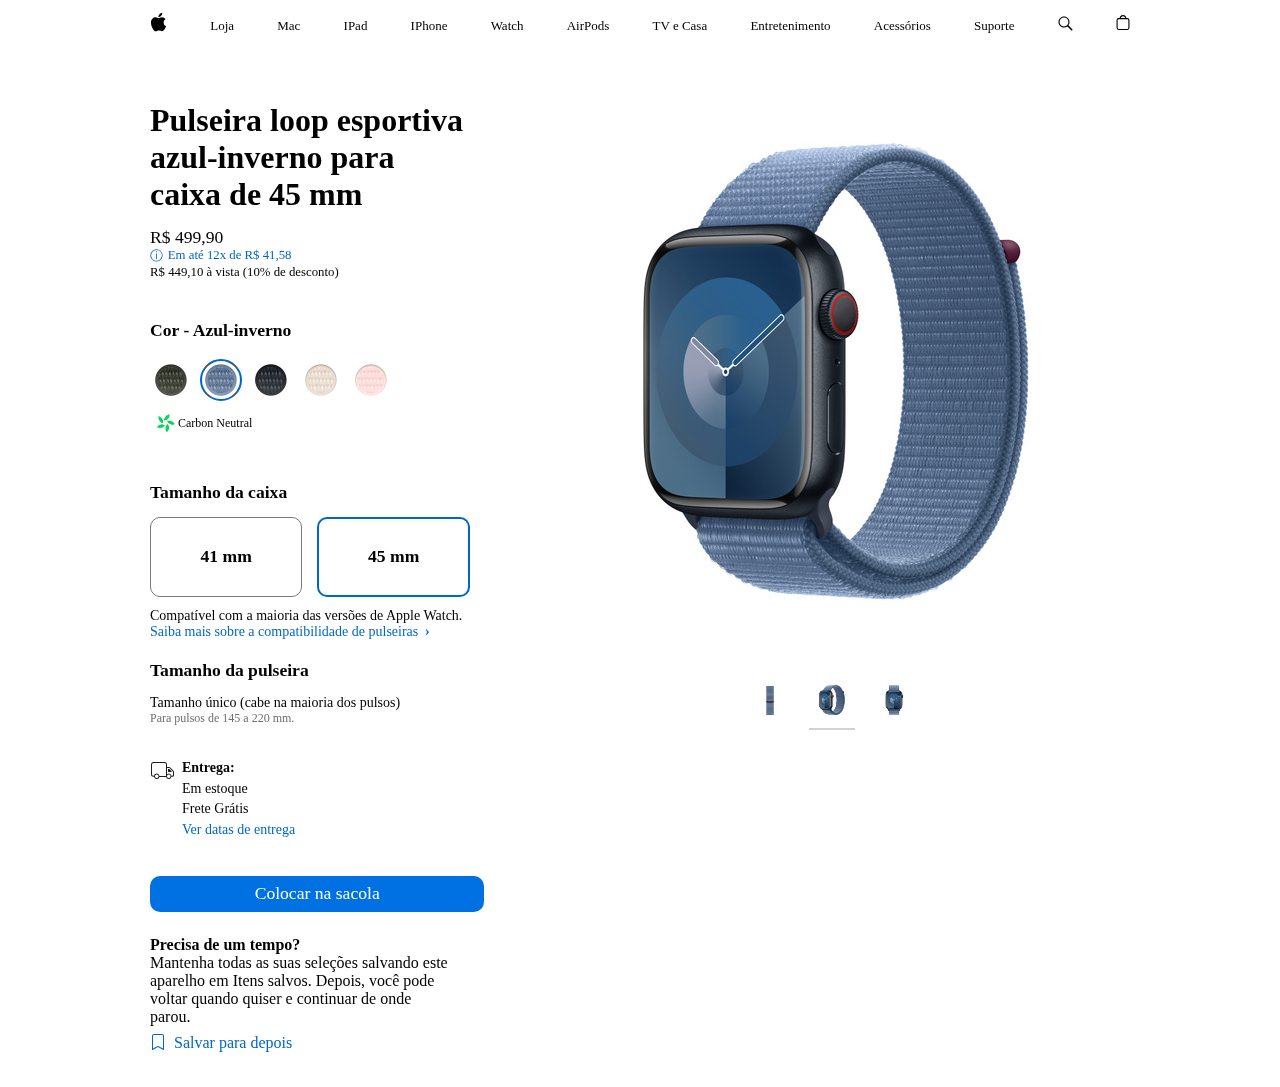
<file: Projeto Pagina de Venda/index.html>
<!DOCTYPE html>
<html lang="en">
  <head>
    <meta charset="UTF-8" />
    <meta name="viewport" content="width=device-width, initial-scale=1.0" />
    <title>Hashtag Watch</title>
    <link rel="stylesheet" href="./style.css" />
  </head>
  <body>
    <nav>
      <ul>
        <li>
          <svg
            height="48"
            viewBox="0 0 17 48"
            width="17"
            xmlns="http://www.w3.org/2000/svg">
            <path
              d="m15.5752 19.0792a4.2055 4.2055 0 0 0 -2.01 3.5376 4.0931 4.0931 0 0 0 2.4908 3.7542 9.7779 9.7779 0 0 1 -1.2755 2.6351c-.7941 1.1431-1.6244 2.2862-2.8878 2.2862s-1.5883-.734-3.0443-.734c-1.42 0-1.9252.7581-3.08.7581s-1.9611-1.0589-2.8876-2.3584a11.3987 11.3987 0 0 1 -1.9373-6.1487c0-3.61 2.3464-5.523 4.6566-5.523 1.2274 0 2.25.8062 3.02.8062.734 0 1.8771-.8543 3.2729-.8543a4.3778 4.3778 0 0 1 3.6822 1.841zm-6.8586-2.0456a1.3865 1.3865 0 0 1 -.2527-.024 1.6557 1.6557 0 0 1 -.0361-.337 4.0341 4.0341 0 0 1 1.0228-2.5148 4.1571 4.1571 0 0 1 2.7314-1.4078 1.7815 1.7815 0 0 1 .0361.373 4.1487 4.1487 0 0 1 -.9867 2.587 3.6039 3.6039 0 0 1 -2.5148 1.3236z"></path>
          </svg>
        </li>
        <li>Loja</li>
        <li>Mac</li>
        <li>IPad</li>
        <li>IPhone</li>
        <li>Watch</li>
        <li>AirPods</li>
        <li>TV e Casa</li>
        <li>Entretenimento</li>
        <li>Acessórios</li>
        <li>Suporte</li>
        <li>
          <svg
            xmlns="http://www.w3.org/2000/svg"
            width="15px"
            height="44px"
            viewBox="0 0 15 44">
            <path
              d="M14.298,27.202l-3.87-3.87c0.701-0.929,1.122-2.081,1.122-3.332c0-3.06-2.489-5.55-5.55-5.55c-3.06,0-5.55,2.49-5.55,5.55 c0,3.061,2.49,5.55,5.55,5.55c1.251,0,2.403-0.421,3.332-1.122l3.87,3.87c0.151,0.151,0.35,0.228,0.548,0.228 s0.396-0.076,0.548-0.228C14.601,27.995,14.601,27.505,14.298,27.202z M1.55,20c0-2.454,1.997-4.45,4.45-4.45 c2.454,0,4.45,1.997,4.45,4.45S8.454,24.45,6,24.45C3.546,24.45,1.55,22.454,1.55,20z"></path>
          </svg>
        </li>
        <li>
          <svg
            height="44"
            viewBox="0 0 14 44"
            width="14"
            xmlns="http://www.w3.org/2000/svg">
            <path
              d="m11.3535 16.0283h-1.0205a3.4229 3.4229 0 0 0 -3.333-2.9648 3.4229 3.4229 0 0 0 -3.333 2.9648h-1.02a2.1184 2.1184 0 0 0 -2.117 2.1162v7.7155a2.1186 2.1186 0 0 0 2.1162 2.1167h8.707a2.1186 2.1186 0 0 0 2.1168-2.1167v-7.7155a2.1184 2.1184 0 0 0 -2.1165-2.1162zm-4.3535-1.8652a2.3169 2.3169 0 0 1 2.2222 1.8652h-4.4444a2.3169 2.3169 0 0 1 2.2222-1.8652zm5.37 11.6969a1.0182 1.0182 0 0 1 -1.0166 1.0171h-8.7069a1.0182 1.0182 0 0 1 -1.0165-1.0171v-7.7155a1.0178 1.0178 0 0 1 1.0166-1.0166h8.707a1.0178 1.0178 0 0 1 1.0164 1.0166z"></path>
          </svg>
        </li>
      </ul>
    </nav>
    <main>
      <script src="./script.js" defer></script>
      <section id="produto">
        <div id="opcoes-produto">
          <h1 id="titulo-produto">Pulseira loop esportiva azul-inverno para caixa de 45 mm</h1>
          <div class="precos">
            <p id="preco">R$ 499,90</p>
            <span id="parcelas" class="link">
              <p>&#9432</p>
              <p>Em até 12x de R$ 41,58</p>
            </span>
            <p id="a-vista">R$ 449,10 à vista (10% de desconto)</p>
          </div>
          <div id="opcoes">
            <h2 id="nome-cor-selecionada">Cor - Azul-inverno</h2>
            <ul id="selecao-cores">
              <li><input type="radio" name="opcao-cor" id="0-cor" onclick="atualizarCorSelecionada()"><label for="0-cor"><img src="./imagens/opcoes-cores/verde-cipreste.jpeg" alt="" srcset=""></label></li>
              <li><input type="radio" name="opcao-cor" id="1-cor" onclick="atualizarCorSelecionada()" checked><label for="1-cor"><img src="./imagens/opcoes-cores/azul-inverno.jpeg" alt="" srcset=""></label></li>
              <li><input type="radio" name="opcao-cor" id="2-cor" onclick="atualizarCorSelecionada()"><label for="2-cor"><img src="./imagens/opcoes-cores/meia-noite.jpeg" alt="" srcset=""></label></li>
              <li><input type="radio" name="opcao-cor" id="3-cor" onclick="atualizarCorSelecionada()"><label for="3-cor"><img src="./imagens/opcoes-cores/estelar.jpeg" alt="" srcset=""></label></li>
              <li><input type="radio" name="opcao-cor" id="4-cor" onclick="atualizarCorSelecionada()"><label for="4-cor"><img src="./imagens/opcoes-cores/rosa-claro.jpeg" alt="" srcset=""></label></li>
            </ul>
            <div id="selo-carbono">
              <img src="./imagens/outros-recursos/neutralidade-c.jpeg" alt="">
              <p>Carbon Neutral</p>
            </div>
            <div id="tamanho-caixa">
              <h2>Tamanho da caixa</h2>
              <div id="opcoes-tamanho">
                <input type="radio" name="opcao-tamanho" id="0-tamanho" onclick="atualizarTamanho()">
                <label for="0-tamanho">41 mm</label>
                <input type="radio" name="opcao-tamanho" id="1-tamanho" onclick="atualizarTamanho()" checked>
                <label for="1-tamanho">45 mm</label>
              </div>
              <div id='disclaimer'>
                <p>Compatível com a maioria das versões de Apple Watch.
                </p>
                <p id='saiba-mais' class="link">Saiba mais sobre a compatibilidade de pulseiras <b>&#8250;</b>
                </p>
              </div>
              <div id="info-extra">
                <h2>Tamanho da pulseira
                </h2>
                <p id="info-principal">Tamanho único (cabe na maioria dos pulsos)
                </p>
                <p id="info-secundaria">Para pulsos de 145 a 220 mm.
                </p>
              </div>
            </div>
            <div id="entrega">
              <div id="icone">
                <svg viewBox="0 0 25 25" class="as-svgicon as-svgicon-boxtruck as-svgicon-reduced as-svgicon-boxtruckreduced" role="img" aria-hidden="true" width="25px" height="25px"><path fill="none" d="M0 0h25v25H0z"></path><path fill="#1d1d1f" d="m23.482 12.847-2.92-3.209A1.947 1.947 0 0 0 18.985 9H17V6.495a2.5 2.5 0 0 0-2.5-2.5h-11a2.5 2.5 0 0 0-2.5 2.5v9.75a2.5 2.5 0 0 0 2.5 2.5h.548A2.746 2.746 0 0 0 6.75 21.02 2.618 2.618 0 0 0 9.422 19h6.681a2.744 2.744 0 0 0 5.347-.23h.735A1.656 1.656 0 0 0 24 16.98v-2.808a1.937 1.937 0 0 0-.518-1.325ZM8.426 18.745a1.74 1.74 0 0 1-3.352 0 1.577 1.577 0 0 1 .015-1 1.738 1.738 0 0 1 3.322 0 1.578 1.578 0 0 1 .015 1ZM9.447 18a2.726 2.726 0 0 0-5.394-.255H3.5a1.502 1.502 0 0 1-1.5-1.5v-9.75a1.502 1.502 0 0 1 1.5-1.5h11a1.502 1.502 0 0 1 1.5 1.5V18Zm10.972.77a1.738 1.738 0 0 1-3.337 0 1.573 1.573 0 0 1 0-1 1.742 1.742 0 1 1 3.337 1ZM23 16.98c0 .569-.229.79-.815.79h-.735A2.73 2.73 0 0 0 17 16.165V10h1.986a.976.976 0 0 1 .838.314l2.927 3.214a.95.95 0 0 1 .249.644Zm-1.324-3.36a.512.512 0 0 1 .174.38h-3.306a.499.499 0 0 1-.544-.528V11h1.073a.76.76 0 0 1 .594.268Z"></path></svg>
              </div>
              <div id="informacoes-entrega">
                <span>Entrega:</span>
                <p id="disponibilidade">Em estoque</p>
                <p id="valor-frete">Frete Grátis</p>
                <p id="tempo-entrega" class="link">Ver datas de entrega</p>
              </div>
            </div>
            <div id="comprar">
              <button id="adicionar-a-sacola">Colocar na sacola</button>
              <div id="comprar-depois">
                <span>Precisa de um tempo?</span>
                <p>Mantenha todas as suas seleções salvando este aparelho em Itens salvos. Depois, você pode voltar quando quiser e continuar de onde parou.</p>
                <p class="link" id="salvar-depois"><svg xmlns="http://www.w3.org/2000/svg" width="16" height="16" fill="currentColor" class="bi bi-bookmark" viewBox="0 0 16 16">
                  <path d="M2 2a2 2 0 0 1 2-2h8a2 2 0 0 1 2 2v13.5a.5.5 0 0 1-.777.416L8 13.101l-5.223 2.815A.5.5 0 0 1 2 15.5zm2-1a1 1 0 0 0-1 1v12.566l4.723-2.482a.5.5 0 0 1 .554 0L13 14.566V2a1 1 0 0 0-1-1z"/>
                </svg> Salvar para depois</p>
              </div>
            </div>
          </div>
        </div>
        <div id="visualizacao">
          <img src="./imagens/opcoes-cores/imagens-azul-inverno/imagem-1.jpeg" alt="" id="imagem-visualizacao">
          <ul id="selecionar-imagem">
            <li><input type="radio" name="opcao-imagem" id="0-imagem" onclick="atualizarImagemSelecionada()"><label for="0-imagem"><img src="./imagens/opcoes-cores/imagens-azul-inverno/imagem-0.jpeg" alt="" srcset="" id="0-imagem-miniatura"></label></li>
            <li><input type="radio" name="opcao-imagem" id="1-imagem" onclick="atualizarImagemSelecionada()" checked><label for="1-imagem"><img src="./imagens/opcoes-cores/imagens-azul-inverno/imagem-1.jpeg" alt="" srcset="" id="1-imagem-miniatura"></label></li>
            <li><input type="radio" name="opcao-imagem" id="2-imagem" onclick="atualizarImagemSelecionada()"><label for="2-imagem"><img src="./imagens/opcoes-cores/imagens-azul-inverno/imagem-2.jpeg" alt="" srcset="" id="2-imagem-miniatura"></label></li>
          </ul>
        </div>
      </section>
      <section id="carbon-neutral"></section>
      <section id="informacoes"></section>
      <section id="compatibilidade"></section>
      <section id="outros"></section>
    </main>
  </body>
</html>
</file>
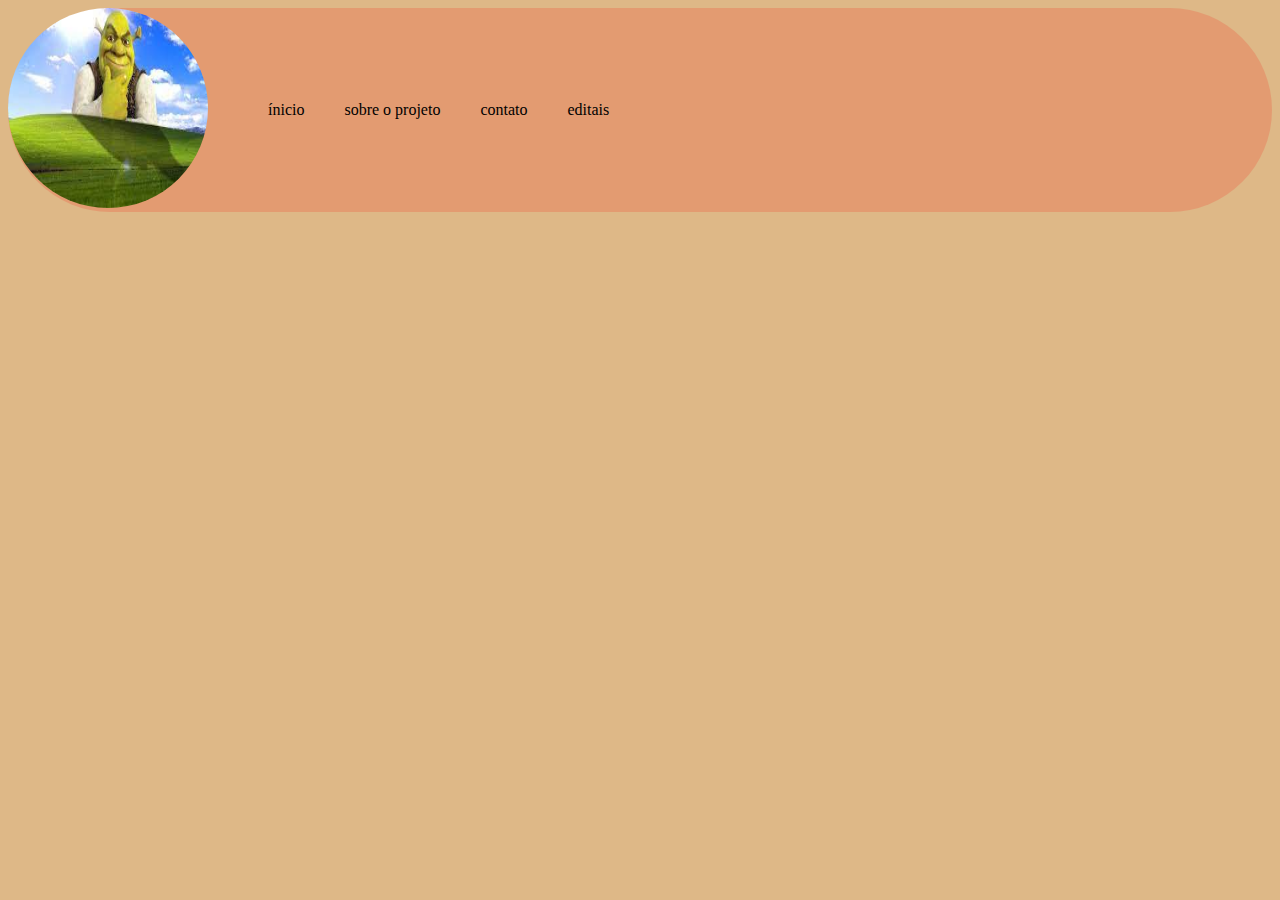
<file: site aula/index.html>
<!DOCTYPE html>
<html lang="pt - BR">
<head>
    <meta charset="UTF-8">
    <meta name="viewport" content="width=device-width, initial-scale=1.0">
    <title> pasta </title>
    <link rel="stylesheet" href="style.css">
</head>
<body>

    <header>
        <div>
            <nav>
                <div>
                    <img src="images.jpeg" alt=sherek">
                </div>
                <ul>
                    <li>ínicio</li>
                    <li>sobre o projeto</li>
                    <li>contato</li>
                    <li>editais</li>
                </ul>
            </nav>
        </div>
    </header>

</body>
</html>
</file>
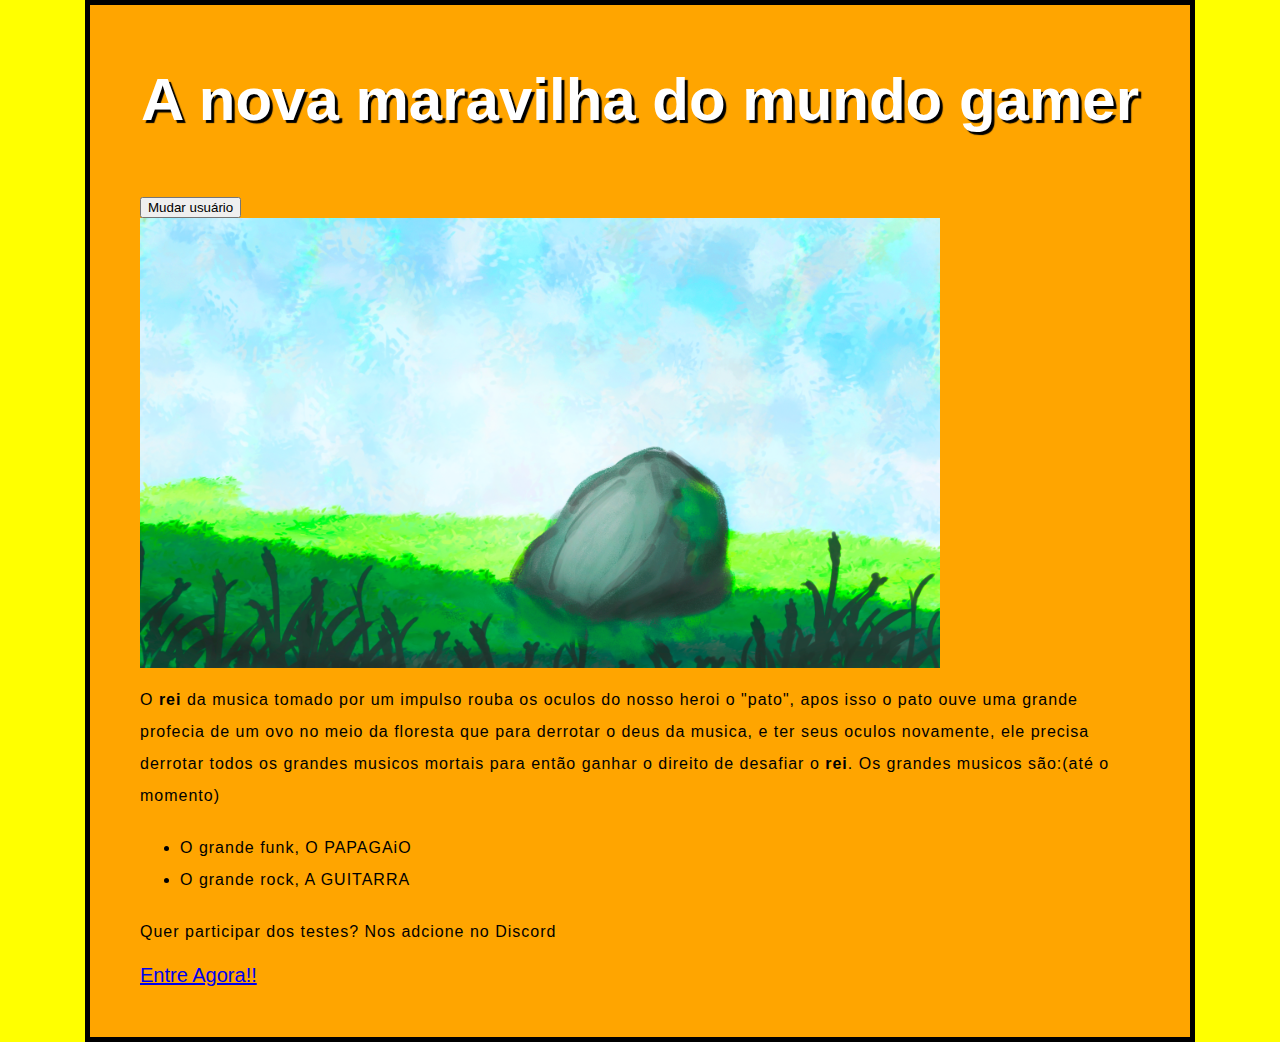
<file: teste site 2/index.html>
<!DOCTYPE html>
<html>

  <head>
    <link href="estilos/estilo.css" rel="stylesheet">
    <link href="https://fonts.google.com/specimen/Roboto+Mono" rel="stylesheet">
    <meta charset="utf-8">
    <title>O Pato</title>
  </head>

  <body>
    <h1>A nova maravilha do mundo gamer</h1>
    <button>Mudar usuário</button>
    <img src="images/pedra.png" alt="consept art de uma pedra literalmente.">
    <p> O <strong>rei</strong> da musica tomado por um impulso rouba os oculos do nosso heroi o "pato",
       apos isso o pato ouve uma grande 
      profecia de um ovo no meio da floresta que para derrotar o deus da musica, e ter seus oculos novamente, 
      ele precisa derrotar todos os grandes musicos mortais para então ganhar 
      o direito de desafiar o <strong>rei</strong>. Os grandes musicos são:(até o momento) </p>
    <ul> 
        <li>O grande funk, O PAPAGAiO</li>
        <li>O grande rock, A GUITARRA</li>
    </ul>
    <p>Quer participar dos testes?
      Nos adcione no Discord 
    </p>
    <a href="https://discord.gg/jNnJ2WqW">Entre Agora!!</a>

    <script src="scripts/main.js"></script>
  </body>
</html>
</file>
<file: Projeto Pagina de Venda/style.css>
@font-face {
  font-family: 'San Francisco';
  font-weight: 400;
  src: url('https://applesocial.s3.amazonaws.com/assets/styles/fonts/sanfrancisco/sanfranciscodisplay-regular-webfont.woff');
}

* {
  margin: 0;
  padding: 0;
  box-sizing: border-box;
  font-family: 'San Francisco';
  list-style-type: none;
}
:root {
  display: flex;
  flex-direction: column;
  align-items: center;
}

body {
  height: 100dvh;
}

nav {
  width: 61.25rem;
  & > ul {
    display: flex;
    width: 100%;
    justify-content: space-between;
    align-items: center;
    cursor: pointer;
    font-size: small;
  }
}

main {
  margin: 3.125rem auto;
  width: 61.25rem;
}

#produto {
  display: flex;
  & > #opcoes-produto {
    flex-grow: 0;
    flex-basis: 33.33333%;
  }
  & > #visualizacao {
    flex-grow: 0;
    flex-basis: 66.66666%;
  }
}

.link {
  color: #0066cc;
  cursor: pointer;
  &:hover {
    text-decoration: underline;
  }
}

#opcoes-produto {
  display: flex;
  flex-direction: column;
  & > h1 {
    width: 20rem;
    font-size: 2rem;
  }
}

.precos {
  margin: 0.875rem 0 0;
  padding: 0 0 0.625rem;
  font-size: 1.1rem;
  & > #parcelas {
    font-size: 0.8rem;
    color: #0066cc;
    display: flex;
    & :first-child {
      width: fit-content;
      margin-right: 0.3rem;
    }
    & p {
      width: fit-content;
    }
  }
  & #a-vista {
    font-size: 0.8rem;
  }
}

#opcoes {
  margin: 1.875rem 0 0;
  & h2 {
    font-size: 1.1rem;
  }
  & ul {
    display: flex;
    padding: 1.1rem 0 0 0;
    & li {
      margin: 0 0.5rem 0.5rem 0;
      & input {
        display: none;
      }
      & label {
        display: flex;
        justify-content: center;
        align-items: center;
        cursor: pointer;
        height: 2.625rem;
        width: 2.625rem;
        & > img {
          width: 2rem;
          mix-blend-mode: color;
        }
      }
      & input[type='radio']:checked + label {
        border-radius: 50%;
        border: 0.125rem solid #0066cc;
      }
    }
  }
}

#selo-carbono {
  display: flex;
  align-items: center;
  padding: 0.125rem 0 1rem 0.1875rem;
  & img {
    width: 1.5625rem;
  }
  & p {
    font-size: 0.75rem;
  }
}

#tamanho-caixa {
  margin-top: 1.875rem;
  & > div#opcoes-tamanho {
    display: flex;
    gap: 0.9375rem;
    & input {
      display: none;
    }
    & label {
      flex-basis: 50%;
      font-size: 1.1rem;
      font-weight: bold;
      height: 5rem;
      display: flex;
      justify-content: center;
      align-items: center;
      margin: 0.875rem 0 0;
      border: 0.00625rem solid #797979;
      border-radius: 0.625rem;
      cursor: pointer;
    }
    & input[type='radio']:checked + label {
      border: 0.125rem solid #0066cc;
    }
  }
}

#disclaimer {
  margin-top: 0.7rem;
  display: flex;
  flex-direction: column;
  font-size: 0.875rem;
  & > #saiba-mais {
    & > b {
      margin-left: 0.2rem;
    }
  }
}

#info-extra {
  padding-top: 1.25rem;
  display: flex;
  flex-direction: column;
  & > #info-principal {
    margin-top: 0.875rem;
    font-size: 0.875rem;
  }

  & > #info-secundaria {
    font-size: 0.75rem;
    color: #6e6e73;
  }
}

#entrega {
  padding: 2rem 0 0;
  font-size: 0.875rem;
  display: flex;
  position: relative;
  & > #icone {
    position: absolute;
    top: 2rem;
  }
  & #informacoes-entrega {
    line-height: 1.3rem;
    position: relative;
    left: 2rem;
    & > span {
      font-weight: bold;
    }
  }
}

#comprar {
  margin: 2.2rem 0;
  & > #adicionar-a-sacola {
    all: unset;
    cursor: pointer;
    width: 100%;
    text-align: center;
    font-size: 1.1rem;
    font-weight: 500;
    background-color: #0071e3;
    color: #fff;
    border-radius: 0.625rem;
    padding: 0.45rem;

    &:hover {
      background-color: #057bf1;
    }
  }
}

#comprar-depois {
  padding: 1.5rem 0 0;
  & > span {
    font-weight: bold;
  }
  & p {
    margin: 0 1.25rem 0 0;
  }
  & p:has(> svg) {
    display: flex;
    align-items: start;
    gap: 0.5rem;
    padding: 0.5rem 0 0;
  }
}

#visualizacao {
  margin: 0 0 0 5rem;
}

#selecionar-imagem {
  display: flex;
  justify-content: center;
  & li {
    padding: 0 1rem 0 0;
    & input {
      display: none;
    }
    & label > img {
      width: 2.875rem;
      padding: 0.25rem;
      padding-bottom: 0.5rem;
      cursor: pointer;
      border-bottom: 0.125rem solid hsla(0, 0%, 100%, 0);
      &:hover {
        border-color: #e8e8ed;
      }
    }
    & input[type='radio']:checked + label > img {
      border-color: #d2d2d6;
    }
  }
}

.caixa-pequena {
  transform: scale(0.9);
}
</file>
<file: site aula/style.css>
body{
    background-color: burlywood;
}

img {
    width: 200px;
    height: 200px;
    border-radius:303%;
}
nav {
    display: flex;
    flex-direction:row;
    justify-content:flex-start;
    align-items:center;
    border: 1px red;
    background-color: rgba(255, 0, 0, 0.158);
    border-radius: 309px;
}
ul{
    display: flex;
    flex-direction: row;
    list-style: none;
}
ul li {
    margin: 20px;
}
</file>
<file: teste site 2/estilos/estilo.css>
html {
  font-size: 20px;
  font-family: "Roboto Mono", sans-serif; 
  background-color: yellow;
}
h1 {
  font-size: 60px;
  text-align: center;
  margin: 0;
  padding: 60px 0;
  color: white;
  text-shadow: 3px 3px 1px black;
  
}

p, li {
  font-size: 16px;
  line-height: 2;
  letter-spacing: 1px;
  /*color: white;*/
}

body {
  width: 1000px;
  margin: 0 auto;
  background-color: orange;
  padding: 0 50px 50px 50px;
  border: 5px solid black;
}
img {
  max-width:800px;
  max-height:750px;
  width: auto;
  height: auto;
  display: block;
}
</file>
